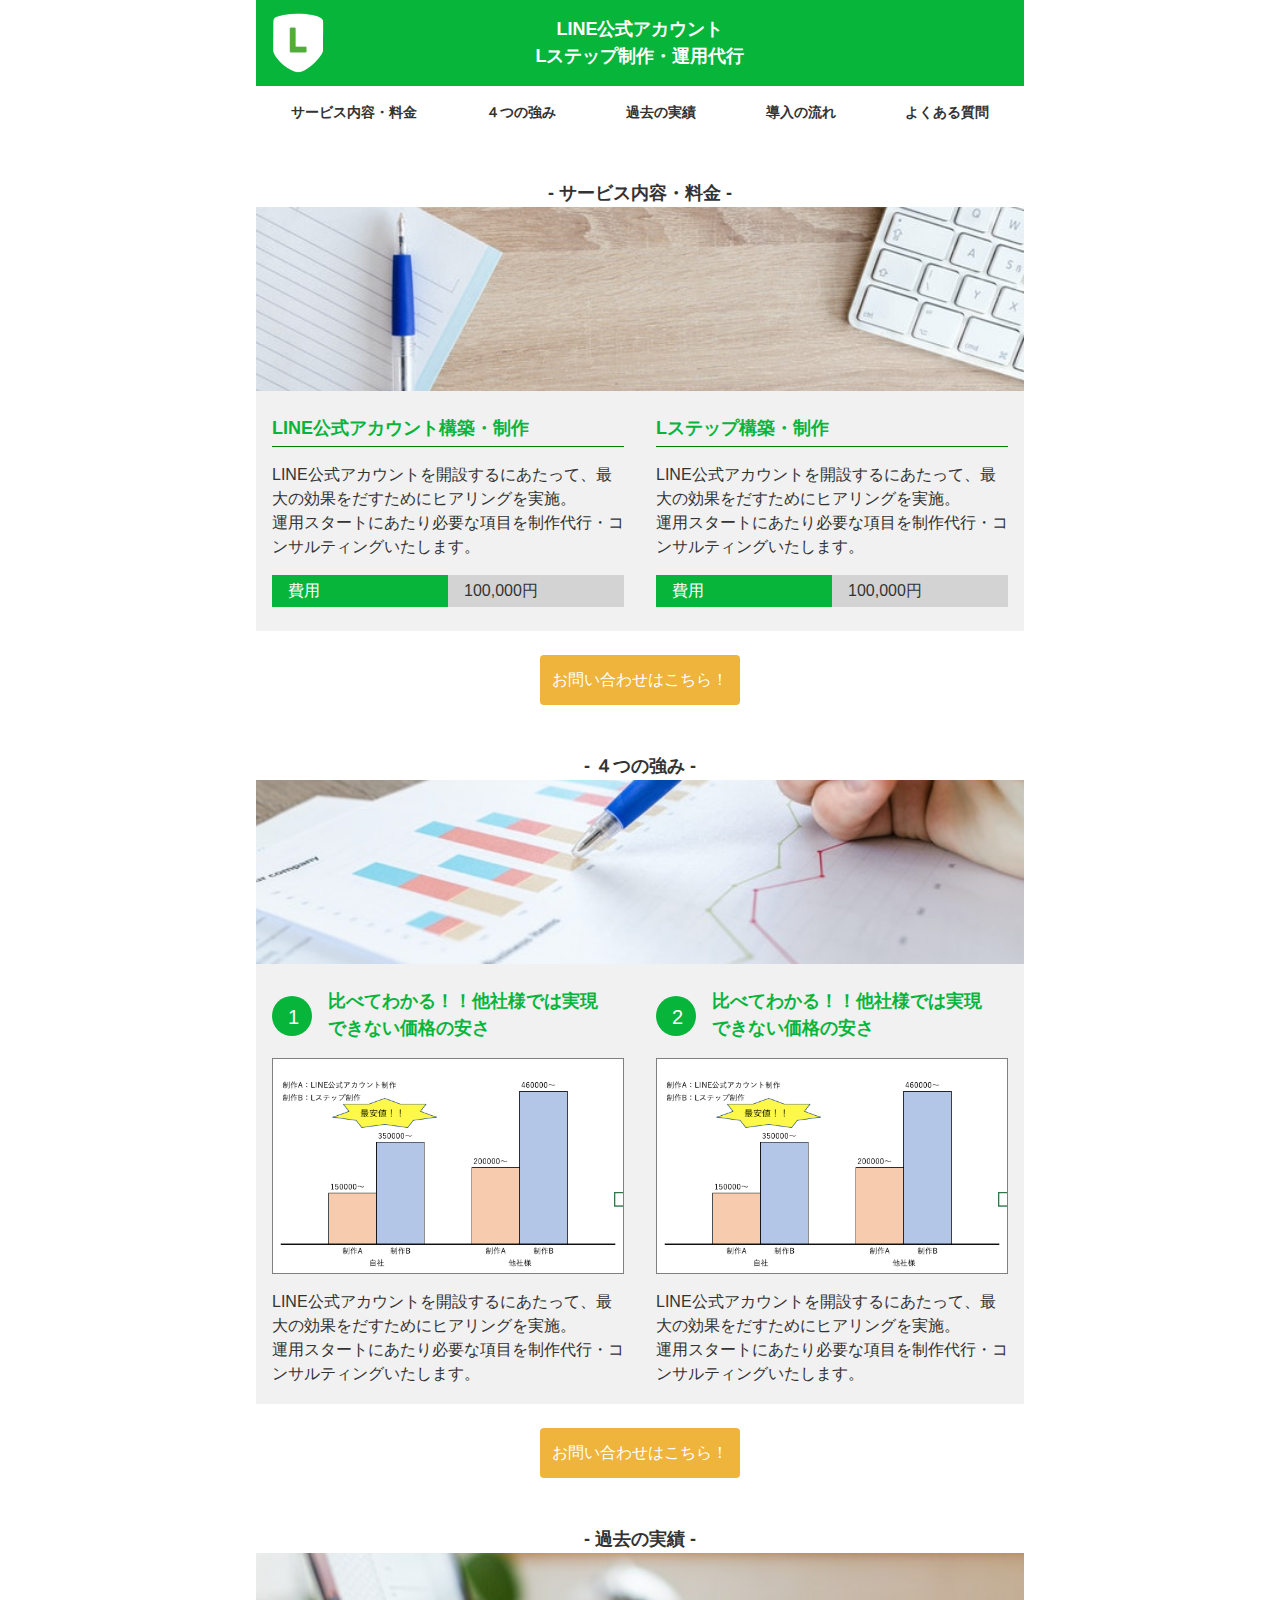
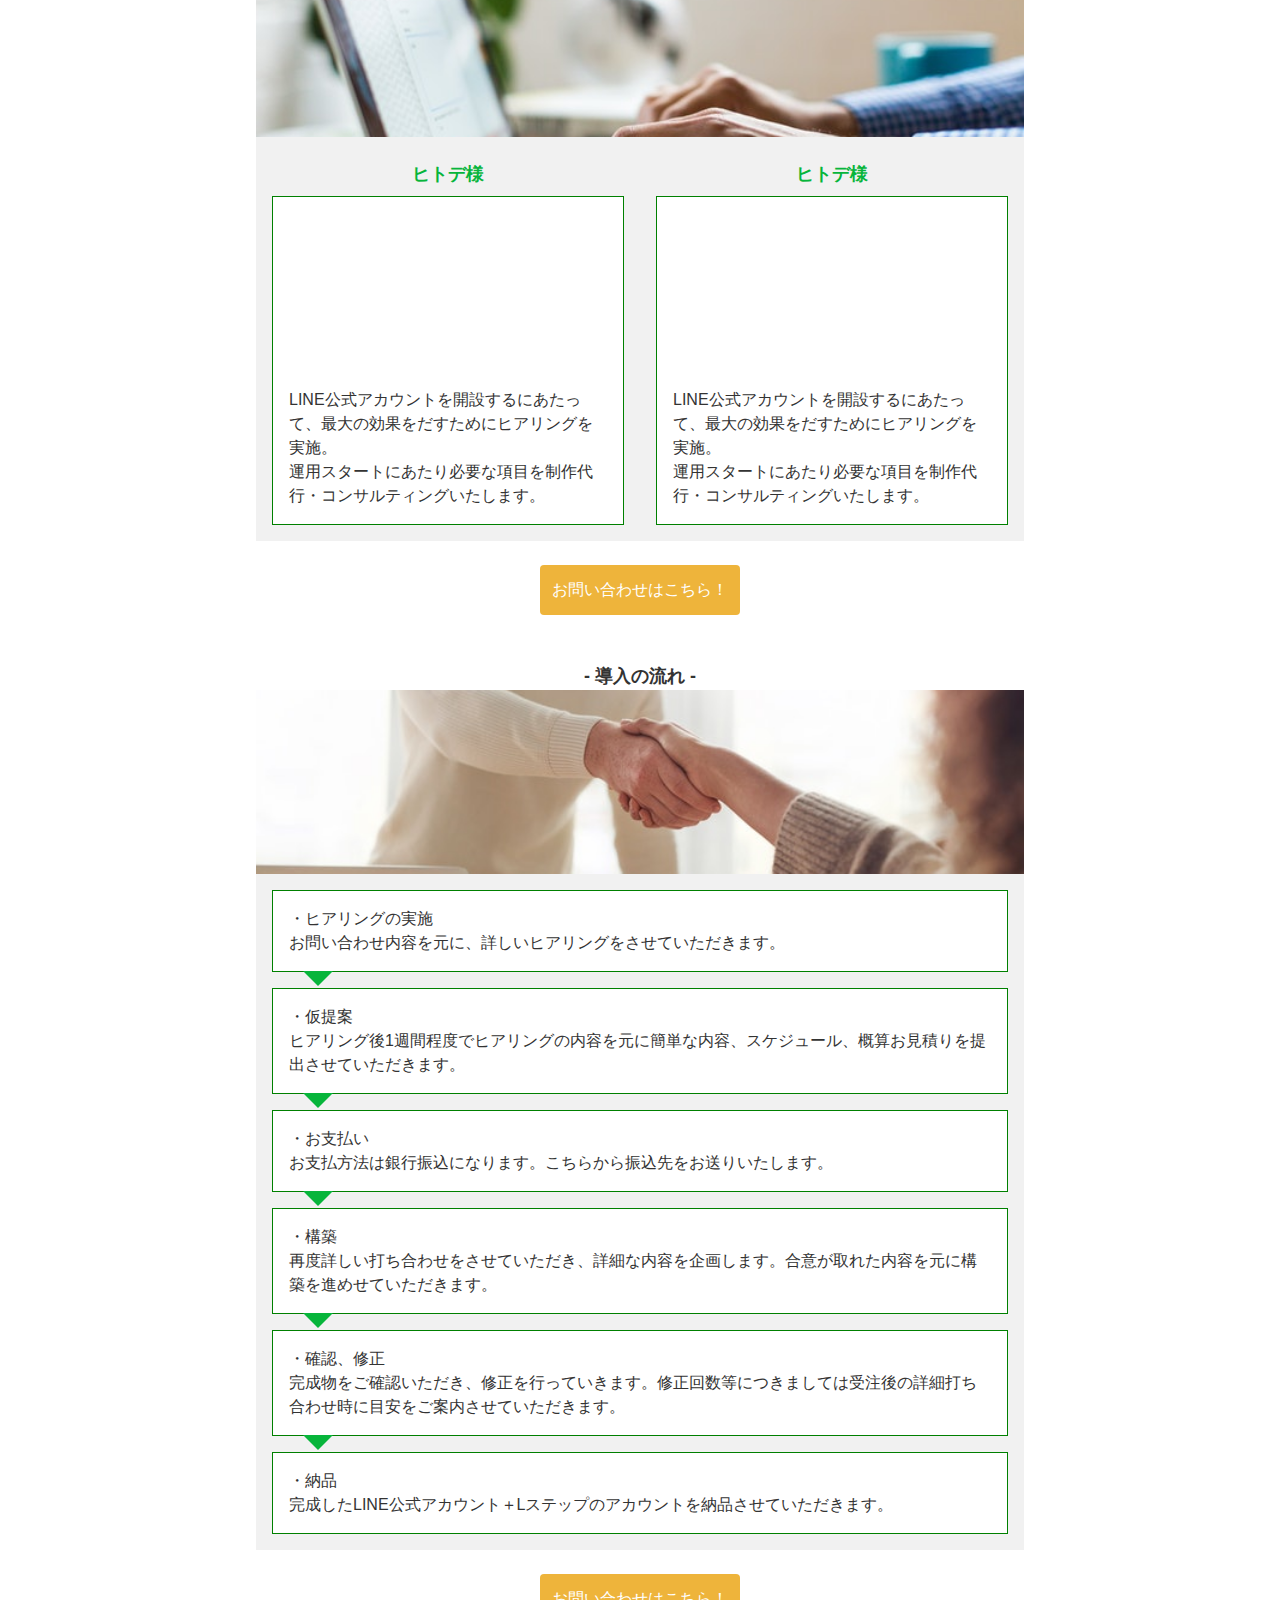
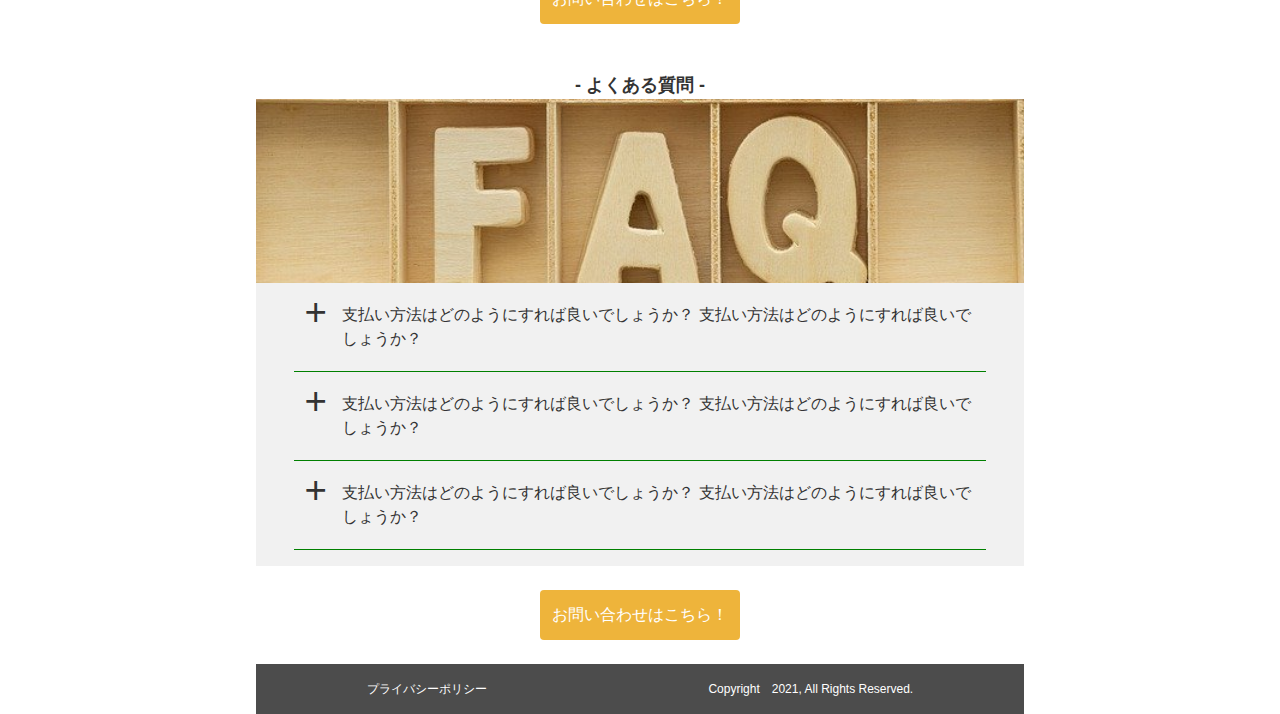
<file: index.html>
<!doctype html>
<html lang="jp">
  <head>
    <!-- Required meta tags -->
    <meta charset="utf-8">
    <meta name="viewport" content="width=device-width, initial-scale=1, shrink-to-fit=no">

    <!-- Bootstrap CSS -->
    <link rel="stylesheet" href="https://stackpath.bootstrapcdn.com/bootstrap/4.3.1/css/bootstrap.min.css" integrity="sha384-ggOyR0iXCbMQv3Xipma34MD+dH/1fQ784/j6cY/iJTQUOhcWr7x9JvoRxT2MZw1T" crossorigin="anonymous">

    <link rel="icon" type="image/png" href="img/line_logo.png">
    <title>LINE公式アカウント、Lステップ制作・運用代行</title>
    <link rel="stylesheet" href="stylesheet.css">
  </head>

  <body>
    <div class="content">
      <header>
        <div class="title-top">
          <p class="p-3" style="color: #fff; font-weight: bold;">LINE公式アカウント<br>Lステップ制作・運用代行</p>
          <div class="logo2">
            <img src="img/line_logo2.png" style="width: 80px;" alt="ロゴ">
          </div>

          <div class="pcmenu py-3">
            <ul>
              <li><a href="#jump1">サービス内容・料金</a></li>
              <li><a href="#jump2">４つの強み</a></li>
              <li><a href="#jump3">過去の実績</a></li>
              <li><a href="#jump4">導入の流れ</a></li>
              <li><a href="#jump5">よくある質問</a></li>
            </ul>
          </div>
        </div>
        
      </header>
      
      <div class="hamburger">
        <span></span>
        <span></span>
        <span></span>
      </div>
      
      <nav class="globalMenuSp">
        <ul>
          <li><a href="#jump1">サービス内容・料金</a></li>
          <li><a href="#jump2">４つの強み</a></li>
          <li><a href="#jump3">過去の実績</a></li>
          <li><a href="#jump4">導入の流れ</a></li>
          <li><a href="#jump5">よくある質問</a></li>
        </ul>
      </nav>

      <main>

        <!-- サービス内容・料金 -->
        <p class="top-margin content-title">- サービス内容・料金 -</p>
        <img id="jump1" class="anchor content-img" src="img/pexels-lukas-317355.jpg" alt="">
        
        
        <div class="back-color">
          <div class="content-box pt-4 px-3">
            <p class="content-box2 pb-1">LINE公式アカウント構築・制作</p>
            <p class="content-box4 my-3">LINE公式アカウントを開設するにあたって、最大の効果をだすためにヒアリングを実施。<br>運用スタートにあたり必要な項目を制作代行・コンサルティングいたします。</p>
            <div class="plan">
              <p class="hiyou p-1 pl-3">費用</p>
                <p class="nedan p-1 pl-3">100,000円</p>
              </div>
            </div>
            
            <div class="content-box py-4 px-3">
              <p class="content-box2 pb-1">Lステップ構築・制作</p>
              <p class="content-box4 my-3">LINE公式アカウントを開設するにあたって、最大の効果をだすためにヒアリングを実施。<br>運用スタートにあたり必要な項目を制作代行・コンサルティングいたします。</p>
              <div class="plan">
                <p class="hiyou p-1 pl-3">費用</p>
                <p class="nedan p-1 pl-3">100,000円</p>
              </div>
            </div>
            
          </div>

          <p class="contact mt-4"> <a href="https://www.google.com/">お問い合わせはこちら！</a> </p>
          
          
          <!-- 4つの強み -->
          <p class="content-title mt-5">- ４つの強み -</p>
          <img id="jump2" class="anchor content-img" src="img/pexels-lukas-590022.jpg" alt="">
          
          <div class="back-color">
            <div class="content-box pt-2 px-3">
              <div class="num-left">
                <p class="num-icon p-3 mt-4">1</p>
                <p class="content-box5 p-3" style="color: #07b53b;">比べてわかる！！他社様では実現できない価格の安さ</p>
              </div>
              <img class="content-img" style="border:gray 1px solid" src="img/sample_graph.jpg" alt="">
              <p class="content-box6 py-3">LINE公式アカウントを開設するにあたって、最大の効果をだすためにヒアリングを実施。<br>運用スタートにあたり必要な項目を制作代行・コンサルティングいたします。</p>
            </div>
            
            <div class="content-box pt-2 px-3">
              <div class="num-left">
                <p class="num-icon p-3 mt-4">2</p>
                <p class="content-box5 p-3" style="color: #07b53b;">比べてわかる！！他社様では実現できない価格の安さ</p>
              </div>
              <img class="content-img" style="border:gray 1px solid" src="img/sample_graph.jpg" alt="">
              <p class="content-box6 py-3">LINE公式アカウントを開設するにあたって、最大の効果をだすためにヒアリングを実施。<br>運用スタートにあたり必要な項目を制作代行・コンサルティングいたします。</p>
            </div>
          </div>
          
          <p class="contact mt-4"> <a href="https://www.google.com/">お問い合わせはこちら！</a> </p>
          
          
          
          <!-- 過去の実績 -->
          <p class="content-title mt-5">- 過去の実績 -</p>
          <img id="jump3" class="anchor content-img" src="img/pexels-burst-374720.jpg" alt="">
          
          <div class="back-color">
            <div class="content-box8 pt-3 px-3">
              <p class="content-box7 p-2">ヒトデ様</p>
              <div style="border:green 1px solid; background-color: white;">
                <div class="content2">
                  <iframe width="100%" src="https://www.youtube.com/embed/SUijVwA95Pw" frameborder="0" allow="accelerometer; autoplay; clipboard-write; encrypted-media; gyroscope; picture-in-picture" allowfullscreen></iframe>
                </div>
                <p class="content-box6 p-3">LINE公式アカウントを開設するにあたって、最大の効果をだすためにヒアリングを実施。<br>運用スタートにあたり必要な項目を制作代行・コンサルティングいたします。</p>
              </div>
            </div>
            
            <div class="content-box8 py-3 px-3">
              <p class="content-box7 p-2">ヒトデ様</p>
              <div style="border:green 1px solid; background-color: white;">
                <div class="content2">
                  <iframe width="100%" src="https://www.youtube.com/embed/SUijVwA95Pw" frameborder="0" allow="accelerometer; autoplay; clipboard-write; encrypted-media; gyroscope; picture-in-picture" allowfullscreen></iframe>
                </div>
                <p class="content-box6 p-3">LINE公式アカウントを開設するにあたって、最大の効果をだすためにヒアリングを実施。<br>運用スタートにあたり必要な項目を制作代行・コンサルティングいたします。</p>
              </div>
            </div>
          </div>
          
          <p class="contact mt-4"> <a href="https://www.google.com/">お問い合わせはこちら！</a> </p>
          
          
          <!-- 導入の流れ -->
          <p class="content-title mt-5">- 導入の流れ -</p>
          <img id="jump4" class="anchor content-img" src="img/pexels-fauxels-3184465.jpg" alt="">
          
          <div class="back-color">
            <div class="content-box p-3">
              <div class="order p-3">・ヒアリングの実施<br> 
                お問い合わせ内容を元に、詳しいヒアリングをさせていただきます。</div>
                <div class="order mt-3 p-3">・仮提案<br>
                  ヒアリング後1週間程度でヒアリングの内容を元に簡単な内容、スケジュール、概算お見積りを提出させていただきます。</div>
                  <div class="order mt-3 p-3">・お支払い<br>
                    お支払方法は銀行振込になります。こちらから振込先をお送りいたします。</div>
                    <div class="order mt-3 p-3">・構築<br>
                      再度詳しい打ち合わせをさせていただき、詳細な内容を企画します。合意が取れた内容を元に構築を進めせていただきます。</div>
                      <div class="order mt-3 p-3">・確認、修正<br>
                        完成物をご確認いただき、修正を行っていきます。修正回数等につきましては受注後の詳細打ち合わせ時に目安をご案内させていただきます。</div>
                        <div class="order2 mt-3 p-3">・納品<br>
                          完成したLINE公式アカウント＋Lステップのアカウントを納品させていただきます。</div>
                        </div>
                      </div>
                      
                      <p class="contact mt-4"> <a href="https://www.google.com/">お問い合わせはこちら！</a> </p>
                      
                      <!-- よくある質問 -->
                      <p class="content-title mt-5">- よくある質問 -</p>
                      <img id="jump5" class="anchor content-img" src="img/answer-3509503_640.jpg" alt="">
                      
                      <div class="back-color pb-3">
                        
                        <div class="content3">
                          <div class="cp_qa">
                            <div class="cp_actab">
                              <input id="cp_tabfour021" type="checkbox" name="tabs">
                              <div class="cp_plus">+</div>
                              <label for="cp_tabfour021">支払い方法はどのようにすれば良いでしょうか？
                                支払い方法はどのようにすれば良いでしょうか？
                              </label>
                              <div class="cp_actab-content">支払い方法はどのようにすれば良いでしょうか？
                                支払い方法はどのようにすれば良いでしょうか？支払い方法はどのようにすれば良いでしょうか？
                                支払い方法はどのようにすれば良いでしょうか？</div>
                              </div>
                              
                              <div class="cp_actab">
                                <input id="cp_tabfour022" type="checkbox" name="tabs">
                                <div class="cp_plus">+</div>
                                <label for="cp_tabfour022">支払い方法はどのようにすれば良いでしょうか？
                                  支払い方法はどのようにすれば良いでしょうか？
                                </label>
                                <div class="cp_actab-content">支払い方法はどのようにすれば良いでしょうか？
                                  支払い方法はどのようにすれば良いでしょうか？支払い方法はどのようにすれば良いでしょうか？
                                  支払い方法はどのようにすれば良いでしょうか？</div>
                                </div>
                                
                                <div class="cp_actab">
                                  <input id="cp_tabfour023" type="checkbox" name="tabs">
                                  <div class="cp_plus">+</div>
                                  <label for="cp_tabfour023">支払い方法はどのようにすれば良いでしょうか？
                                    支払い方法はどのようにすれば良いでしょうか？
                                  </label>
                                  <div class="cp_actab-content">支払い方法はどのようにすれば良いでしょうか？
                                    支払い方法はどのようにすれば良いでしょうか？支払い方法はどのようにすれば良いでしょうか？
                                    支払い方法はどのようにすれば良いでしょうか？</div>
                                    
                </div>


            </div>
          </div>
        </div>

          <p class="contact my-4"> <a href="https://www.google.com/">お問い合わせはこちら！</a> </p>

        </main>

        <footer>
          <div class="foot-top">
            <div class="foot-pri py-3">
              <a href="privacy.html">プライバシーポリシー</a>
            </div>
            <div class="foot-title pb-3 pt-md-3 ">
              Copyright　2021, All Rights Reserved.</div>
            </div>
        </footer>
    </div>
    
    <!-- Optional JavaScript -->
    <!-- jQuery first, then Popper.js, then Bootstrap JS -->
    <script src="https://code.jquery.com/jquery-3.3.1.slim.min.js" integrity="sha384-q8i/X+965DzO0rT7abK41JStQIAqVgRVzpbzo5smXKp4YfRvH+8abtTE1Pi6jizo" crossorigin="anonymous"></script>
    <script src="https://cdnjs.cloudflare.com/ajax/libs/popper.js/1.14.7/umd/popper.min.js" integrity="sha384-UO2eT0CpHqdSJQ6hJty5KVphtPhzWj9WO1clHTMGa3JDZwrnQq4sF86dIHNDz0W1" crossorigin="anonymous"></script>
    <script src="https://stackpath.bootstrapcdn.com/bootstrap/4.3.1/js/bootstrap.min.js" integrity="sha384-JjSmVgyd0p3pXB1rRibZUAYoIIy6OrQ6VrjIEaFf/nJGzIxFDsf4x0xIM+B07jRM" crossorigin="anonymous"></script>
    <script>
    $(function() {
      $('.hamburger').click(function() {
        $(this).toggleClass('active');
 
        if ($(this).hasClass('active')) {
            $('.globalMenuSp').addClass('active');
        } else {
            $('.globalMenuSp').removeClass('active');
        }
      });

      $('nav a').on('click', function(){
        if (window.innerWidth <= 768) {
            $('.hamburger').click();
        }
    });

    });
    </script>
  </body>
</html>
</file>
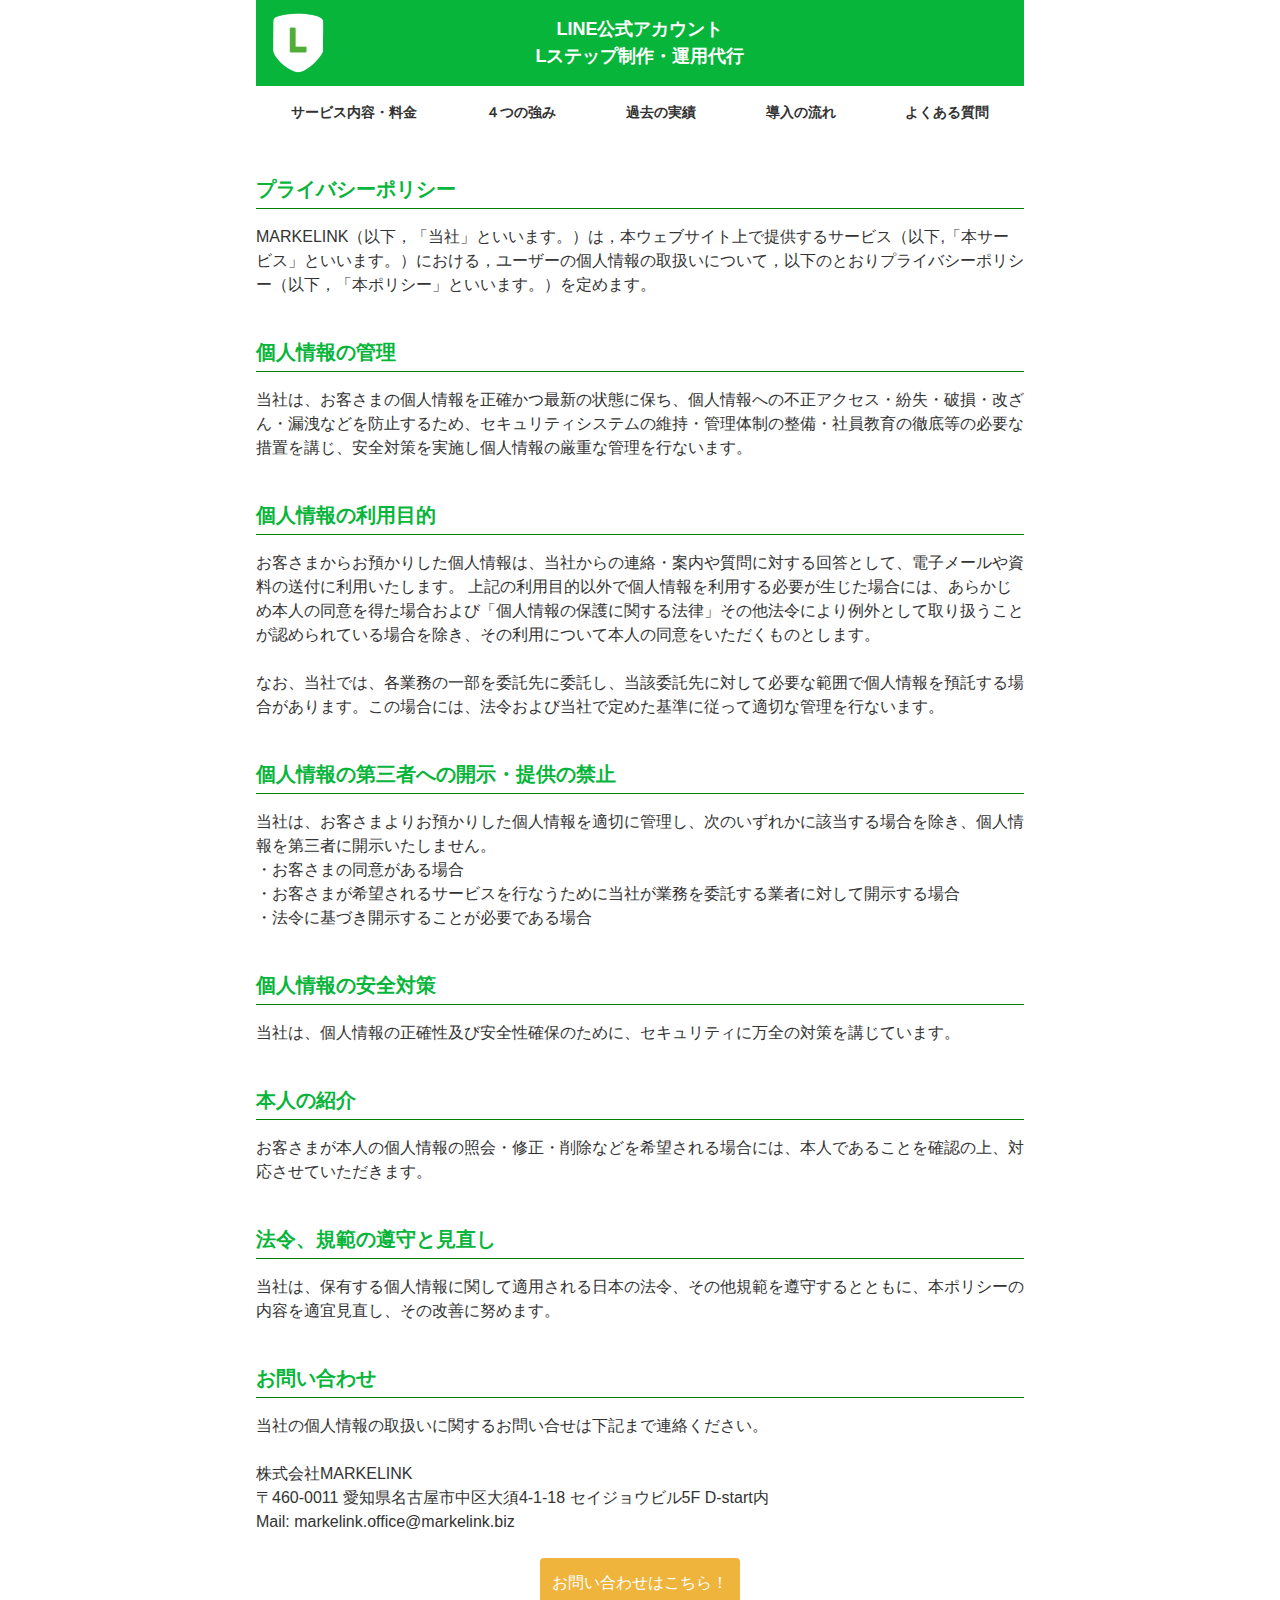
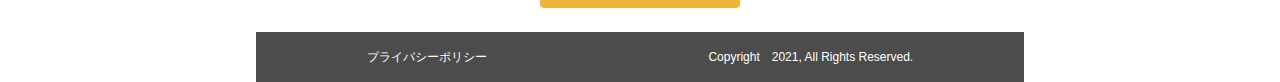
<file: privacy.html>
<!doctype html>
<html lang="jp">
  <head>
    <!-- Required meta tags -->
    <meta charset="utf-8">
    <meta name="viewport" content="width=device-width, initial-scale=1, shrink-to-fit=no">

    <!-- Bootstrap CSS -->
    <link rel="stylesheet" href="https://stackpath.bootstrapcdn.com/bootstrap/4.3.1/css/bootstrap.min.css" integrity="sha384-ggOyR0iXCbMQv3Xipma34MD+dH/1fQ784/j6cY/iJTQUOhcWr7x9JvoRxT2MZw1T" crossorigin="anonymous">

    <title>LINE公式アカウント、Lステップ制作・運用代行</title>
    <link rel="stylesheet" href="stylesheet.css">
  </head>

  <body>
    <div class="content">
      <header>
        <div class="title-top">
          <p class="p-3" style="color: #fff; font-weight: bold;">LINE公式アカウント<br>Lステップ制作・運用代行</p>
          <div class="logo2">
            <img src="img/line_logo2.png" style="width: 80px;" alt="ロゴ">
          </div>
          
          <div class="pcmenu py-3">
            <ul>
              <li><a href="index.html#jump1">サービス内容・料金</a></li>
            <li><a href="index.html#jump2">４つの強み</a></li>
            <li><a href="index.html#jump3">過去の実績</a></li>
            <li><a href="index.html#jump4">導入の流れ</a></li>
            <li><a href="index.html#jump5">よくある質問</a></li>
          </ul>
        </div>
      </div>
        
      </header>
      
      <div class="hamburger">
        <span></span>
        <span></span>
        <span></span>
      </div>
      
      <nav class="globalMenuSp">
        <ul>
          <li><a href="index.html#jump1">サービス内容・料金</a></li>
          <li><a href="index.html#jump2">4つの強み</a></li>
          <li><a href="index.html#jump3">過去の実績</a></li>
          <li><a href="index.html#jump4">導入の流れ</a></li>
          <li><a href="index.html#jump5">よくある質問</a></li>
        </ul>
      </nav>

      <main>

        <!-- サービス内容・料金 -->
        <div class="top-margin2">
          <div class="content-box pt-4">
            <p class="content-box2 pb-1" style="font-size: 20px;">プライバシーポリシー</p>
            <p class="content-box4 my-3">MARKELINK（以下，「当社」といいます。）は，本ウェブサイト上で提供するサービス（以下,「本サービス」といいます。）における，ユーザーの個人情報の取扱いについて，以下のとおりプライバシーポリシー（以下，「本ポリシー」といいます。）を定めます。</p>
          </div>
          <div class="content-box pt-4">
            <p class="content-box2 pb-1" style="font-size: 20px;">個人情報の管理</p>
            <p class="content-box4 my-3">当社は、お客さまの個人情報を正確かつ最新の状態に保ち、個人情報への不正アクセス・紛失・破損・改ざん・漏洩などを防止するため、セキュリティシステムの維持・管理体制の整備・社員教育の徹底等の必要な措置を講じ、安全対策を実施し個人情報の厳重な管理を行ないます。</p>
          </div>
          <div class="content-box pt-4">
            <p class="content-box2 pb-1" style="font-size: 20px;">個人情報の利用目的</p>
            <p class="content-box4 my-3">お客さまからお預かりした個人情報は、当社からの連絡・案内や質問に対する回答として、電子メールや資料の送付に利用いたします。
              上記の利用目的以外で個人情報を利用する必要が生じた場合には、あらかじめ本人の同意を得た場合および「個人情報の保護に関する法律」その他法令により例外として取り扱うことが認められている場合を除き、その利用について本人の同意をいただくものとします。
              <br><br>
              なお、当社では、各業務の一部を委託先に委託し、当該委託先に対して必要な範囲で個人情報を預託する場合があります。この場合には、法令および当社で定めた基準に従って適切な管理を行ないます。</p>
          </div>
          <div class="content-box pt-4">
            <p class="content-box2 pb-1" style="font-size: 20px;">個人情報の第三者への開示・提供の禁止</p>
            <p class="content-box4 my-3">当社は、お客さまよりお預かりした個人情報を適切に管理し、次のいずれかに該当する場合を除き、個人情報を第三者に開示いたしません。<br>
              ・お客さまの同意がある場合<br>
              ・お客さまが希望されるサービスを行なうために当社が業務を委託する業者に対して開示する場合<br>
              ・法令に基づき開示することが必要である場合</p>
          </div>
          <div class="content-box pt-4">
            <p class="content-box2 pb-1" style="font-size: 20px;">個人情報の安全対策</p>
            <p class="content-box4 my-3">当社は、個人情報の正確性及び安全性確保のために、セキュリティに万全の対策を講じています。</p>
          </div>
          <div class="content-box pt-4">
            <p class="content-box2 pb-1" style="font-size: 20px;">本人の紹介</p>
            <p class="content-box4 my-3">お客さまが本人の個人情報の照会・修正・削除などを希望される場合には、本人であることを確認の上、対応させていただきます。</p>
          </div>
          <div class="content-box pt-4">
            <p class="content-box2 pb-1" style="font-size: 20px;">法令、規範の遵守と見直し</p>
            <p class="content-box4 my-3">当社は、保有する個人情報に関して適用される日本の法令、その他規範を遵守するとともに、本ポリシーの内容を適宜見直し、その改善に努めます。</p>
          </div>
          <div class="content-box pt-4">
            <p class="content-box2 pb-1" style="font-size: 20px;">お問い合わせ</p>
            <p class="content-box4 my-3">当社の個人情報の取扱いに関するお問い合せは下記まで連絡ください。<br><br>
              株式会社MARKELINK <br>
              〒460-0011 愛知県名古屋市中区大須4-1-18 セイジョウビル5F D-start内 <br>
              Mail: markelink.office@markelink.biz</p>
          </div>
            
        </div>

          <p class="contact mt-4"> <a href="https://www.google.com/">お問い合わせはこちら！</a> </p>
          

        </main>

        <footer>
          <div class="foot-top mt-4">
            <div class="foot-pri py-3">
              <a href="privacy.html">プライバシーポリシー</a>
            </div>
            <div class="foot-title pb-3 pt-md-3 ">
              Copyright　2021, All Rights Reserved.</div>
            </div>
        </footer>
    </div>
    
    <!-- Optional JavaScript -->
    <!-- jQuery first, then Popper.js, then Bootstrap JS -->
    <script src="https://code.jquery.com/jquery-3.3.1.slim.min.js" integrity="sha384-q8i/X+965DzO0rT7abK41JStQIAqVgRVzpbzo5smXKp4YfRvH+8abtTE1Pi6jizo" crossorigin="anonymous"></script>
    <script src="https://cdnjs.cloudflare.com/ajax/libs/popper.js/1.14.7/umd/popper.min.js" integrity="sha384-UO2eT0CpHqdSJQ6hJty5KVphtPhzWj9WO1clHTMGa3JDZwrnQq4sF86dIHNDz0W1" crossorigin="anonymous"></script>
    <script src="https://stackpath.bootstrapcdn.com/bootstrap/4.3.1/js/bootstrap.min.js" integrity="sha384-JjSmVgyd0p3pXB1rRibZUAYoIIy6OrQ6VrjIEaFf/nJGzIxFDsf4x0xIM+B07jRM" crossorigin="anonymous"></script>
    <script>
    $(function() {
      $('.hamburger').click(function() {
        $(this).toggleClass('active');
 
        if ($(this).hasClass('active')) {
            $('.globalMenuSp').addClass('active');
        } else {
            $('.globalMenuSp').removeClass('active');
        }
      });

      $('nav a').on('click', function(){
        if (window.innerWidth <= 768) {
            $('.hamburger').click();
        }
    });

    });
    </script>
  </body>
</html>
</file>
<file: stylesheet.css>
*,p,ul{
  margin: 0;
  padding: 0;
  color: #333;
  font-family: "Noto Sans JP",sans-serif;
}

.content2{
  margin:5% 5% 0 5%;
}

.top-box{
  text-align: center;
  background-color: #07b53b;
  display: flex;
  justify-content: space-between;
}

.top-box nav{
  background-color: red;
}

.top-box p{
  font-size: 18px;
}

.top-box img{
  background-color: blue;
}

.content-img{
  width: 100%;
}

.content-title{
  text-align: center;
  font-weight: bold;
  font-size: 18px;
}

.back-color{
  background-color: #8080801c;
}

.plan{
  display: flex;
  justify-content: space-between;
  /* font-weight: bold; */
}

.hiyou{
  background-color:  #07b53b;
  width: 50%;
  color: #fff;
}

.nedan{
  background-color: lightgray;
  width: 50%;
  text-align: left;
}

.content-box2 ,.content-box3{
  font-weight: bold;
  font-size: 18px;
}

.content-box2{
  border-bottom: green 1px solid;
  color: #07b53b;
}

.content-box3{
  border-top: green 2px solid;
  border-right: green 2px solid;
  text-align: right;
}

.content-box4{
  text-align:left;
}

.content-box5{
  font-size: 18px;
  font-weight: bold;
}

.content-box7{
  font-size: 16px;
  font-weight: bold;
  text-align: center;
  color: #07b53b;
  font-size: 18px;
}

.content-box10{
  background-color: white;
}

.contact{
  text-align: center;
  margin: 0 auto;
  background-color:#eeb43b;
  width: 200px;
  height: 50px;
  border-radius: 4px;
  line-height: 50px;
}

.contact a{
  text-decoration: none;
  color: white;
}


/*　ハンバーガーボタン　*/
.hamburger {
  display : block;
  position: fixed;
  z-index : 10;
  right : 20px;
  top   : 25px;
  width : 42px;
  height: 42px;
  cursor: pointer;
  text-align: center;
}
.hamburger span {
  display : block;
  position: absolute;
  width   : 30px;
  height  : 2px ;
  left    : 6px;
  background : #fff;
  -webkit-transition: 0.3s ease-in-out;
  -moz-transition   : 0.3s ease-in-out;
  transition        : 0.3s ease-in-out;
}
.hamburger span:nth-child(1) {
  top: 10px;
}
.hamburger span:nth-child(2) {
  top: 20px;
}
.hamburger span:nth-child(3) {
  top: 30px;
}

/* ナビ開いてる時のボタン */
.hamburger.active span:nth-child(1) {
  top : 16px;
  left: 6px;
  background :#fff;
  -webkit-transform: rotate(-45deg);
  -moz-transform   : rotate(-45deg);
  transform        : rotate(-45deg);
}

.hamburger.active span:nth-child(2),
.hamburger.active span:nth-child(3) {
  top: 16px;
  background :#fff;
  -webkit-transform: rotate(45deg);
  -moz-transform   : rotate(45deg);
  transform        : rotate(45deg);
}

nav.globalMenuSp {
  position: fixed;
  z-index : 10;
  top  : 86px;
  left : 0;
  color: #fff;
  background: rgba(0,0,0,0.7);
  text-align: center;
  width: 100%;
  opacity: 0;
  pointer-events: none;
  transition: opacity .6s ease, visibility .6s ease;
}

nav.globalMenuSp ul {
  margin: 0 auto;
  padding: 0;
  width: 100%;
}

nav.globalMenuSp ul li {
  list-style-type: none;
  padding: 0;
  width: 100%;
  transition: .4s all;
}
nav.globalMenuSp ul li:last-child {
  padding-bottom: 0;
}
/* nav.globalMenuSp ul li:hover{
  background :#ddd;
} */

nav.globalMenuSp ul li a {
  display: block;
  color: #fff;
  padding: 1em 0;
  text-decoration :none;
}

/* このクラスを、jQueryで付与・削除する */
nav.globalMenuSp.active {
  opacity: 100;
  pointer-events: auto;
}

.title-top{
  text-align: center;
  position: fixed;
  z-index: 10;
  top: 0;
  /* left: 0; */
  width: 100%;
  font-size: 18px;
  background-color: #07b53b;
  color: #fff;
}

.child{
  position: absolute;
  top: 3px;
  left: -8px;
}

.num-icon{
  background-color: #07b53b;
  width: 40px;
  height: 40px;
  border-radius: 50%;
  color: white;
  line-height: 10px;
  font-size: 20px;
}

.num-left{
  display: flex;
}

.order, .order2 {
  position: relative;
  z-index: 0;
  padding: 0.6em;
  background: #fff;
  /* border-radius: 4px; */
  /* color: ; */
  border: 1px solid green;
}

.order:after {
  position: absolute;
  z-index: 0;
  content: '';
  top: 100%;
  left: 30px;
  border: 15px solid transparent;
  border-top: 15px solid #07b53b;
  width: 0;
  height: 0;
}

.head-menu{
  display: flex;
  justify-content: space-around;
}

.logo2 img{
  position: absolute;
  top: 0px;
  left: 2px;
}

.top-margin{
  margin-top: 130px;
}

.top-margin2{
  margin-top: 100px;
}

.anchor{
  padding-top: 130px;
  margin-top: -130px;
}

.cp_qa *, .cp_qa *:after, .cp_qa *:before {
	-webkit-box-sizing: border-box;
	        box-sizing: border-box;
}
.cp_qa {
	overflow-x: hidden;
	margin: 0 auto;
	/* color: green; */
}
.cp_qa .cp_actab {
	padding: 10px 0;
	border-bottom: 1px solid green;
}
.cp_qa label {
	font-size: 16px;
	position: relative;
	display: block;
	width: 100%;
	margin: 0;
	padding: 10px 10px 0 48px;
	cursor: pointer;
}
.cp_qa .cp_actab-content {
	font-size: 16px;
	position: relative;
	overflow: hidden;
	height: 0;
	/* margin: 0 40px; */
	padding: 10px 10px 0 48px;
	-webkit-transition: 0.4s ease;
	        transition: 0.4s ease;
	opacity: 0;
}
.cp_qa .cp_actab input[type=checkbox]:checked ~ .cp_actab-content {
	height: auto;
	/* padding: 10px; */
	opacity: 1;
}
.cp_qa .cp_plus {
	font-size: 2.4em;
	line-height: 100%;
	position: absolute;
	z-index: 0;
	margin: 0 0 0 10px;
	-webkit-transition: 0.2s ease;
	        transition: 0.2s ease;
}
.cp_qa .cp_actab input[type=checkbox]:checked ~ .cp_plus {
	-webkit-transform: rotate(45deg);
	        transform: rotate(45deg);
}
.cp_qa .cp_actab input[type=checkbox] {
  display: none;
}

.content3{
  margin: 0 5%;
}

.foot-top{
  background: rgba(0,0,0,0.7);
  text-align: center;
  font-size: 12px;
}

.foot-title{
  color: white;
}

.foot-pri a{
  text-decoration: none;
  color: white;
}

.pcmenu{
  display: none;
}


/* レスポンシブ対応 */
@media(max-width:990px){
  .content-box{
    padding: 0 15px;
  }
}

@media(max-width:360px){
  .title-top p{
    font-size: 15px;
    margin-top: 5px;
  }

  .title-top{
    height: 80px;
  }

  nav.globalMenuSp {
    position: fixed;
    z-index : 10;
    top  : 79px;
  }

}

@media(min-width:767px){
  .content-img{
    height:50vw;
    object-fit: cover;
  }
  
  .back-color{
    display: flex;
  }

  .content-box img{
    height: 50%;
  }

  .foot-top{
    display: flex;
    justify-content: space-around;
  }

}

@media(min-width:991px){
  .content{
    width: 768px !important;
    margin: 0 auto;
  }

  .content-img{
    height: 384px;
    object-fit: cover;
  }
  
  .title-top{
    margin: 0 auto;
    width: 768px;
  }

  .hamburger, .globalMenuSp{
    display: none;
  }

  .pcmenu{
    display: block;
    background-color: white;
  }
  
  .pcmenu ul{
    display: flex;
    justify-content: space-around;
  }
  
  .pcmenu ul li{
    list-style-type: none;
    font-size: 14px;
  }
  
  .pcmenu a{
    color: #333;
    font-weight: bold;
  }

  .anchor{
    padding-top: 200px;
    margin-top: -200px;
  }

  .top-margin{
    margin-top: 180px;
  }

  .top-margin2{
    margin-top: 150px;
  }  

}
</file>
